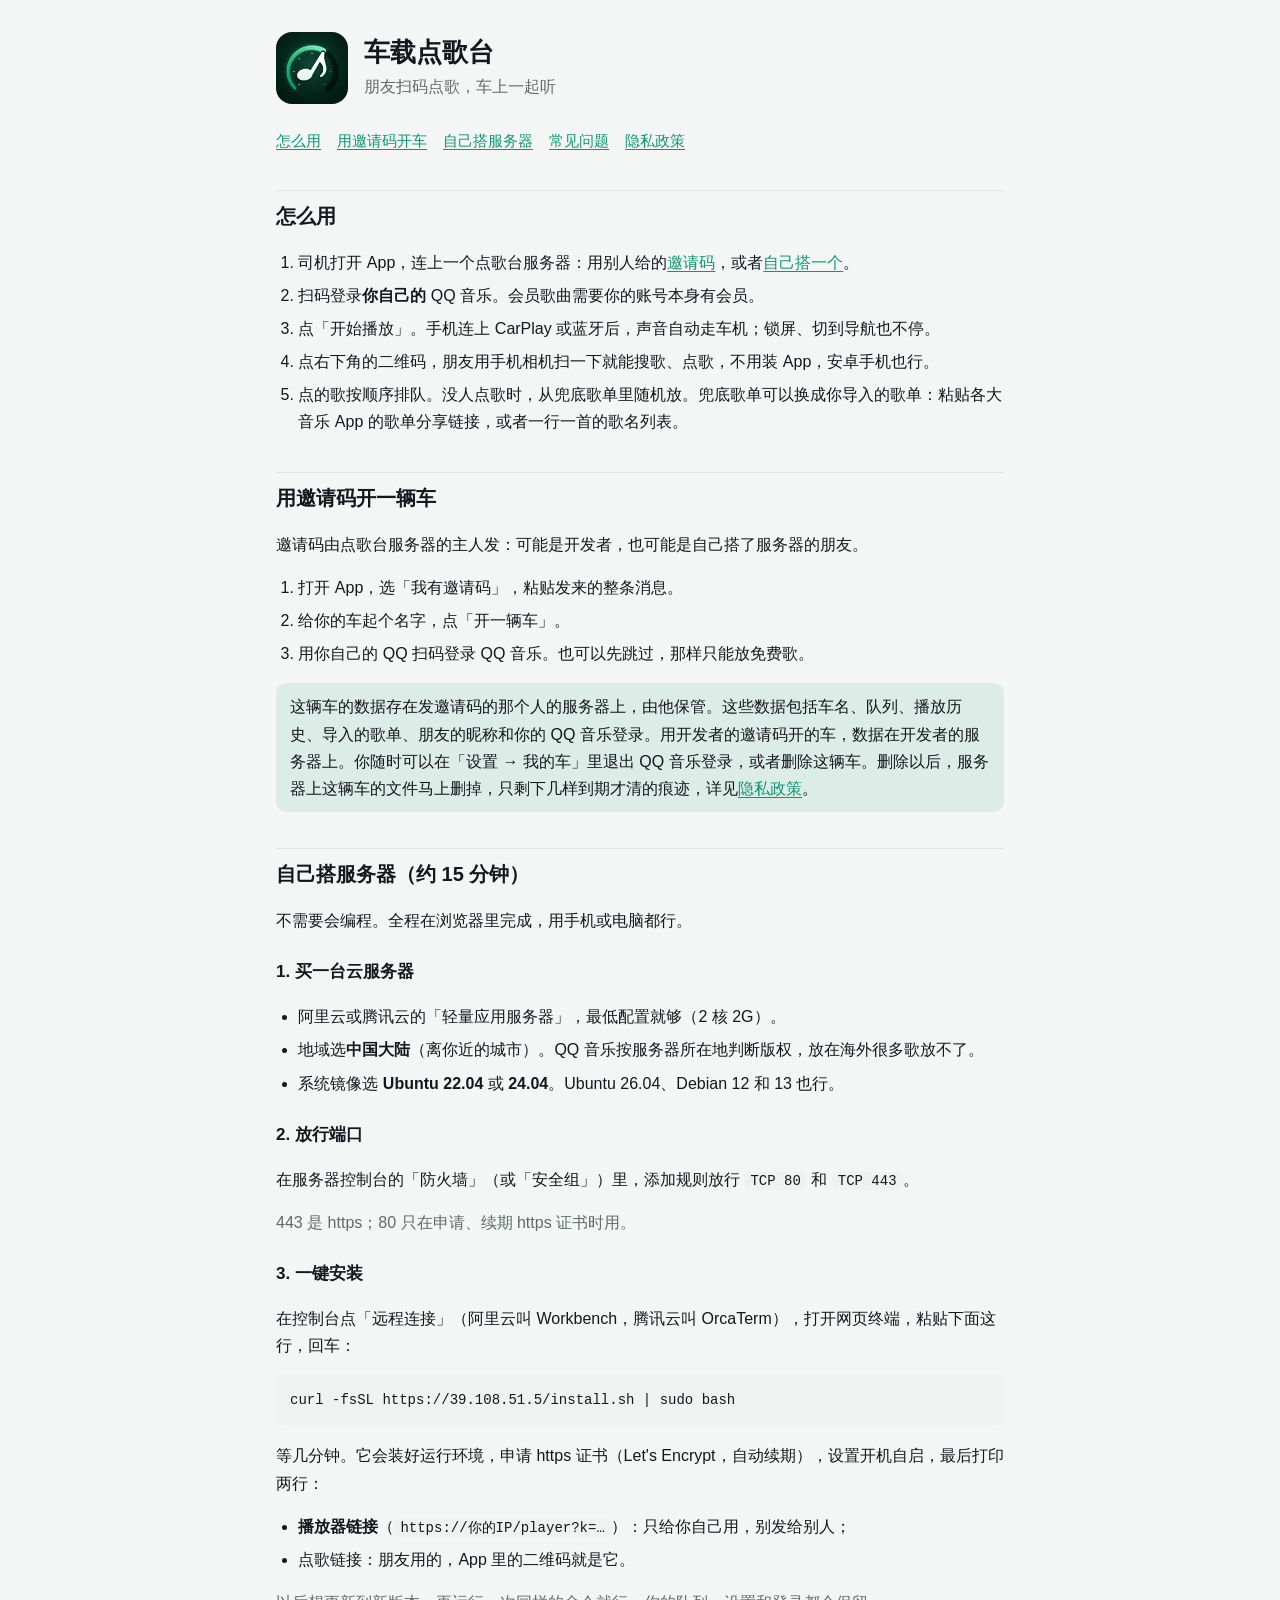
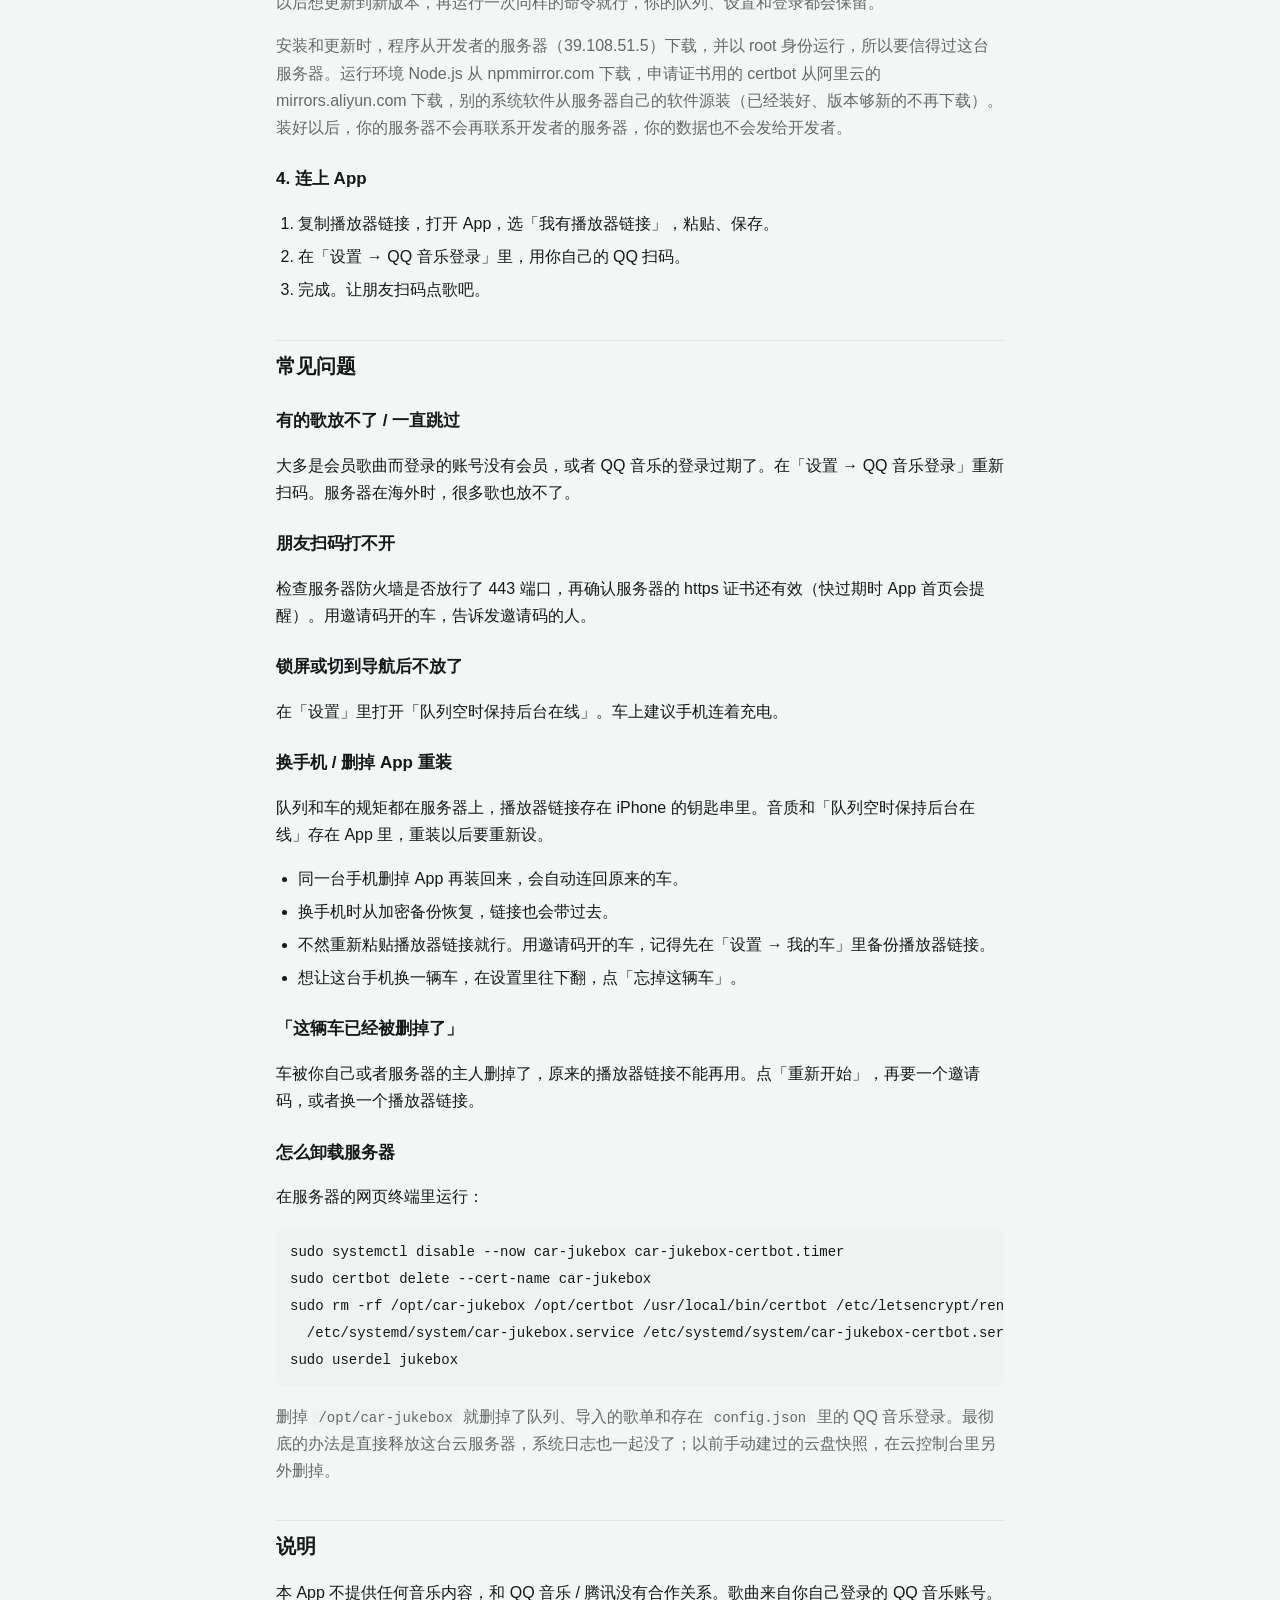
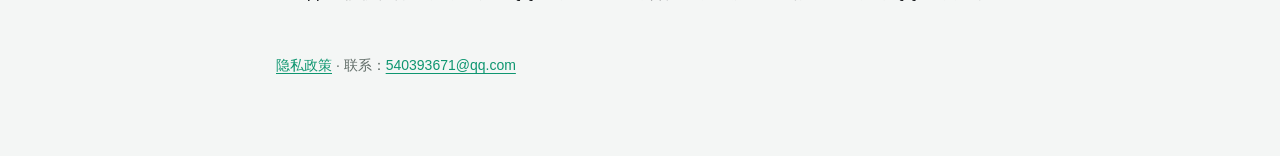
<file: index.html>
<!doctype html>
<html lang="zh-CN">
<head>
  <meta charset="utf-8">
  <meta name="viewport" content="width=device-width, initial-scale=1">
  <title>车载点歌台 · 帮助</title>
  <meta name="description" content="车载点歌台：朋友扫码点歌，司机的 iPhone 按队列播放，声音走 CarPlay。使用帮助、自己搭服务器的步骤、常见问题。">
  <link rel="icon" href="icon.png">
  <link rel="stylesheet" href="style.css">
</head>
<body>
<main>
  <header class="hero">
    <img src="icon.png" alt="">
    <div>
      <h1>车载点歌台</h1>
      <p>朋友扫码点歌，车上一起听</p>
    </div>
  </header>
  <nav class="top">
    <a href="#how">怎么用</a>
    <a href="#invite">用邀请码开车</a>
    <a href="#selfhost">自己搭服务器</a>
    <a href="#faq">常见问题</a>
    <a href="privacy.html">隐私政策</a>
  </nav>

  <h2 id="how">怎么用</h2>
  <ol>
    <li>司机打开 App，连上一个点歌台服务器：用别人给的<a href="#invite">邀请码</a>，或者<a href="#selfhost">自己搭一个</a>。</li>
    <li>扫码登录<strong>你自己的</strong> QQ 音乐。会员歌曲需要你的账号本身有会员。</li>
    <li>点「开始播放」。手机连上 CarPlay 或蓝牙后，声音自动走车机；锁屏、切到导航也不停。</li>
    <li>点右下角的二维码，朋友用手机相机扫一下就能搜歌、点歌，不用装 App，安卓手机也行。</li>
    <li>点的歌按顺序排队。没人点歌时，从兜底歌单里随机放。兜底歌单可以换成你导入的歌单：粘贴各大音乐 App 的歌单分享链接，或者一行一首的歌名列表。</li>
  </ol>

  <h2 id="invite">用邀请码开一辆车</h2>
  <p>邀请码由点歌台服务器的主人发：可能是开发者，也可能是自己搭了服务器的朋友。</p>
  <ol>
    <li>打开 App，选「我有邀请码」，粘贴发来的整条消息。</li>
    <li>给你的车起个名字，点「开一辆车」。</li>
    <li>用你自己的 QQ 扫码登录 QQ 音乐。也可以先跳过，那样只能放免费歌。</li>
  </ol>
  <p class="note">这辆车的数据存在发邀请码的那个人的服务器上，由他保管。这些数据包括车名、队列、播放历史、导入的歌单、朋友的昵称和你的 QQ 音乐登录。用开发者的邀请码开的车，数据在开发者的服务器上。你随时可以在「设置 → 我的车」里退出 QQ 音乐登录，或者删除这辆车。删除以后，服务器上这辆车的文件马上删掉，只剩下几样到期才清的痕迹，详见<a href="privacy.html#delete">隐私政策</a>。</p>

  <h2 id="selfhost">自己搭服务器（约 15 分钟）</h2>
  <p>不需要会编程。全程在浏览器里完成，用手机或电脑都行。</p>

  <h3>1. 买一台云服务器</h3>
  <ul>
    <li>阿里云或腾讯云的「轻量应用服务器」，最低配置就够（2 核 2G）。</li>
    <li>地域选<strong>中国大陆</strong>（离你近的城市）。QQ 音乐按服务器所在地判断版权，放在海外很多歌放不了。</li>
    <li>系统镜像选 <strong>Ubuntu 22.04</strong> 或 <strong>24.04</strong>。Ubuntu 26.04、Debian 12 和 13 也行。</li>
  </ul>

  <h3>2. 放行端口</h3>
  <p>在服务器控制台的「防火墙」（或「安全组」）里，添加规则放行 <code>TCP 80</code> 和 <code>TCP 443</code>。</p>
  <p class="muted">443 是 https；80 只在申请、续期 https 证书时用。</p>

  <h3>3. 一键安装</h3>
  <p>在控制台点「远程连接」（阿里云叫 Workbench，腾讯云叫 OrcaTerm），打开网页终端，粘贴下面这行，回车：</p>
  <pre><code>curl -fsSL https://39.108.51.5/install.sh | sudo bash</code></pre>
  <p>等几分钟。它会装好运行环境，申请 https 证书（Let's Encrypt，自动续期），设置开机自启，最后打印两行：</p>
  <ul>
    <li><strong>播放器链接</strong>（<code>https://你的IP/player?k=…</code>）：只给你自己用，别发给别人；</li>
    <li>点歌链接：朋友用的，App 里的二维码就是它。</li>
  </ul>
  <p class="muted">以后想更新到新版本，再运行一次同样的命令就行，你的队列、设置和登录都会保留。</p>
  <p class="muted">安装和更新时，程序从开发者的服务器（39.108.51.5）下载，并以 root 身份运行，所以要信得过这台服务器。运行环境 Node.js 从 npmmirror.com 下载，申请证书用的 certbot 从阿里云的 mirrors.aliyun.com 下载，别的系统软件从服务器自己的软件源装（已经装好、版本够新的不再下载）。装好以后，你的服务器不会再联系开发者的服务器，你的数据也不会发给开发者。</p>

  <h3>4. 连上 App</h3>
  <ol>
    <li>复制播放器链接，打开 App，选「我有播放器链接」，粘贴、保存。</li>
    <li>在「设置 → QQ 音乐登录」里，用你自己的 QQ 扫码。</li>
    <li>完成。让朋友扫码点歌吧。</li>
  </ol>

  <h2 id="faq">常见问题</h2>
  <h3>有的歌放不了 / 一直跳过</h3>
  <p>大多是会员歌曲而登录的账号没有会员，或者 QQ 音乐的登录过期了。在「设置 → QQ 音乐登录」重新扫码。服务器在海外时，很多歌也放不了。</p>
  <h3>朋友扫码打不开</h3>
  <p>检查服务器防火墙是否放行了 443 端口，再确认服务器的 https 证书还有效（快过期时 App 首页会提醒）。用邀请码开的车，告诉发邀请码的人。</p>
  <h3>锁屏或切到导航后不放了</h3>
  <p>在「设置」里打开「队列空时保持后台在线」。车上建议手机连着充电。</p>
  <h3>换手机 / 删掉 App 重装</h3>
  <p>队列和车的规矩都在服务器上，播放器链接存在 iPhone 的钥匙串里。音质和「队列空时保持后台在线」存在 App 里，重装以后要重新设。</p>
  <ul>
    <li>同一台手机删掉 App 再装回来，会自动连回原来的车。</li>
    <li>换手机时从加密备份恢复，链接也会带过去。</li>
    <li>不然重新粘贴播放器链接就行。用邀请码开的车，记得先在「设置 → 我的车」里备份播放器链接。</li>
    <li>想让这台手机换一辆车，在设置里往下翻，点「忘掉这辆车」。</li>
  </ul>
  <h3>「这辆车已经被删掉了」</h3>
  <p>车被你自己或者服务器的主人删掉了，原来的播放器链接不能再用。点「重新开始」，再要一个邀请码，或者换一个播放器链接。</p>
  <h3 id="uninstall">怎么卸载服务器</h3>
  <p>在服务器的网页终端里运行：</p>
  <pre><code>sudo systemctl disable --now car-jukebox car-jukebox-certbot.timer
sudo certbot delete --cert-name car-jukebox
sudo rm -rf /opt/car-jukebox /opt/certbot /usr/local/bin/certbot /etc/letsencrypt/renewal-hooks/deploy/car-jukebox \
  /etc/systemd/system/car-jukebox.service /etc/systemd/system/car-jukebox-certbot.service /etc/systemd/system/car-jukebox-certbot.timer
sudo userdel jukebox</code></pre>
  <p class="muted">删掉 <code>/opt/car-jukebox</code> 就删掉了队列、导入的歌单和存在 <code>config.json</code> 里的 QQ 音乐登录。最彻底的办法是直接释放这台云服务器，系统日志也一起没了；以前手动建过的云盘快照，在云控制台里另外删掉。</p>

  <h2>说明</h2>
  <p>本 App 不提供任何音乐内容，和 QQ 音乐 / 腾讯没有合作关系。歌曲来自你自己登录的 QQ 音乐账号。</p>

  <footer>
    <p><a href="privacy.html">隐私政策</a> · 联系：<a href="mailto:540393671@qq.com">540393671@qq.com</a></p>
  </footer>
</main>
</body>
</html>
</file>
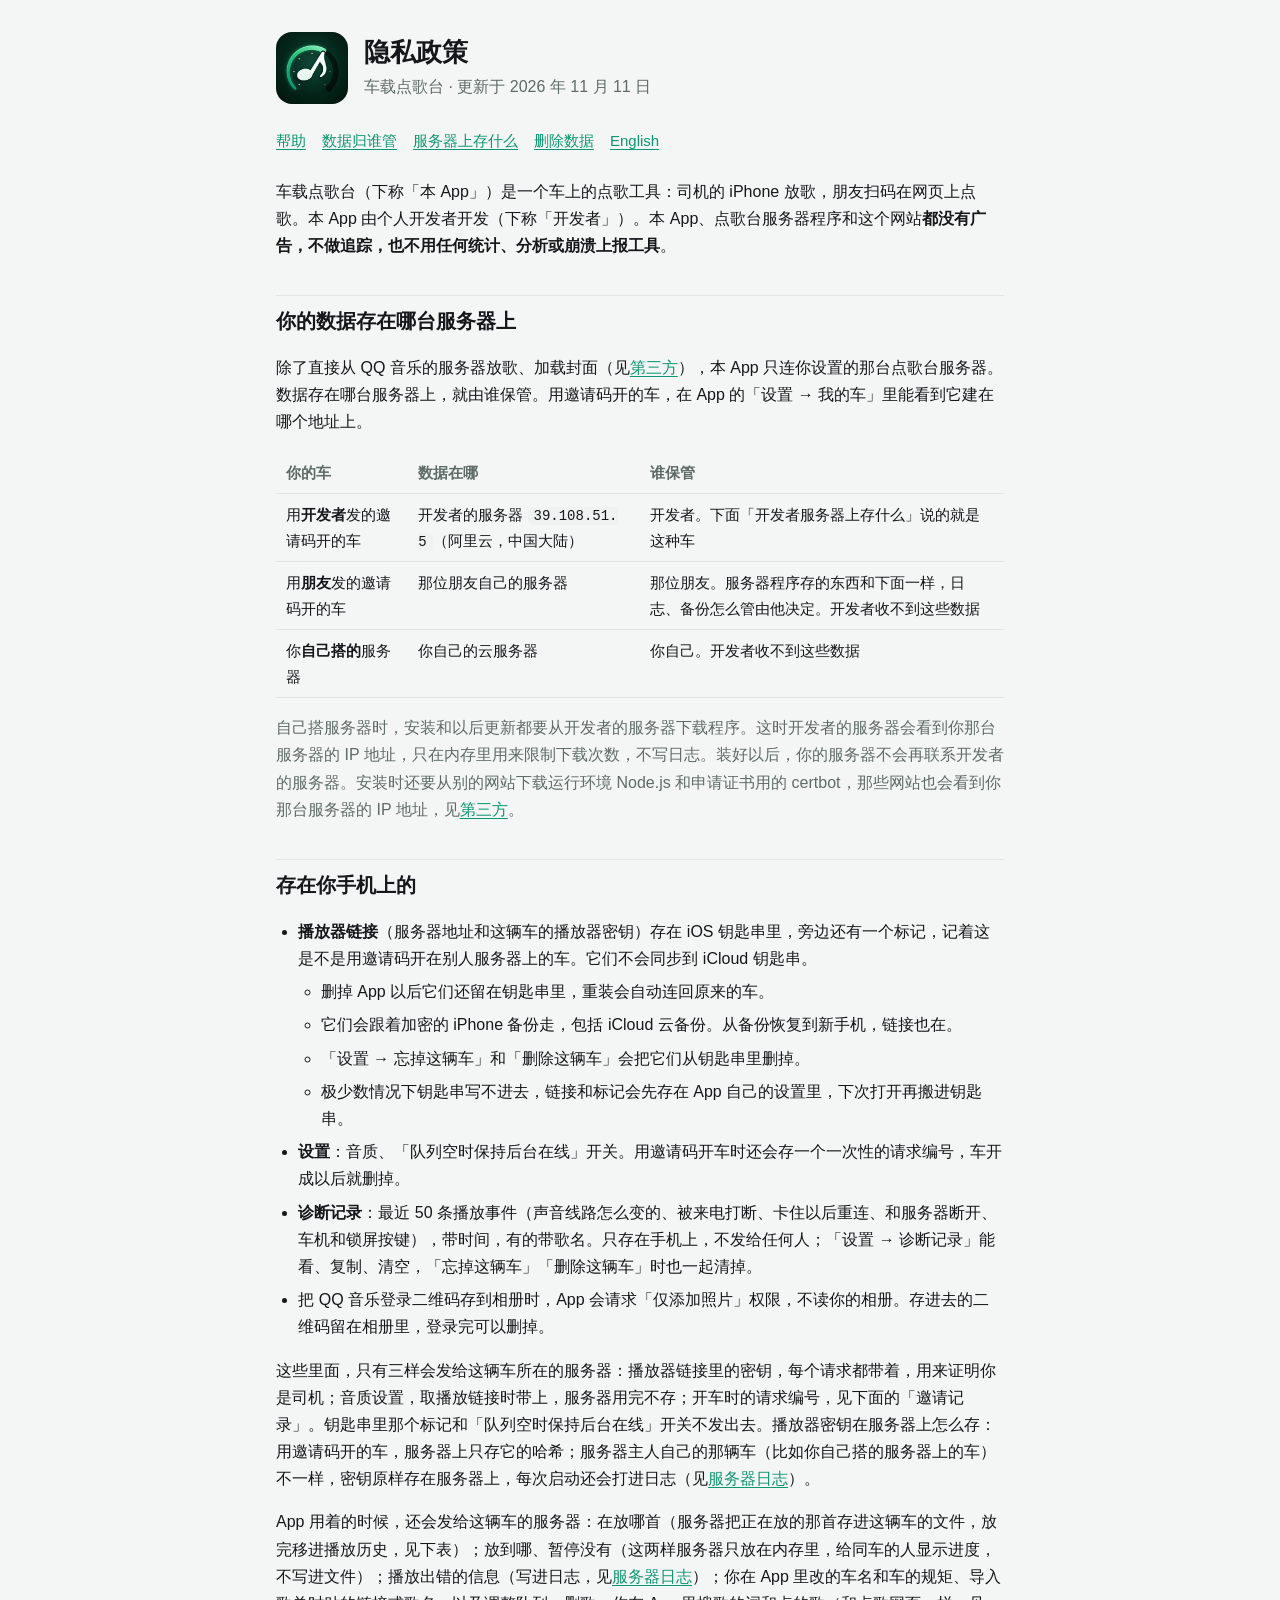
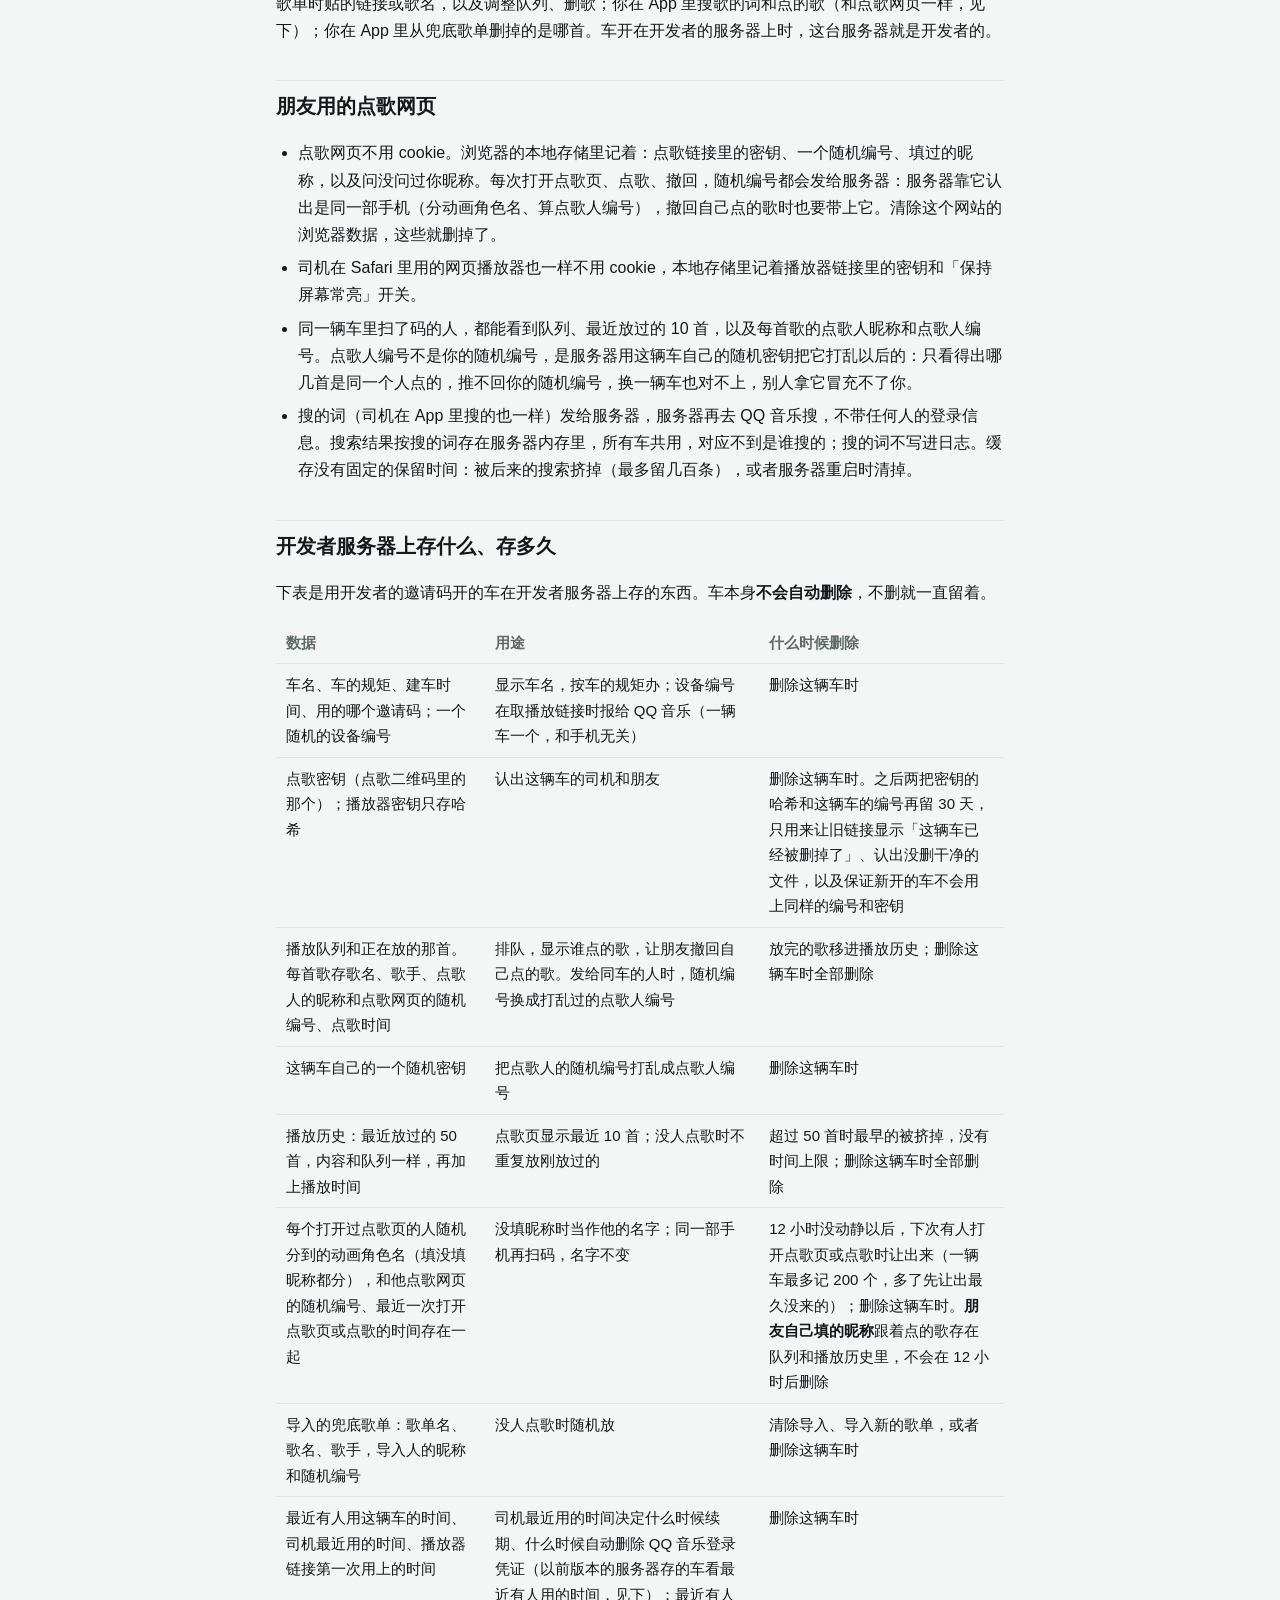
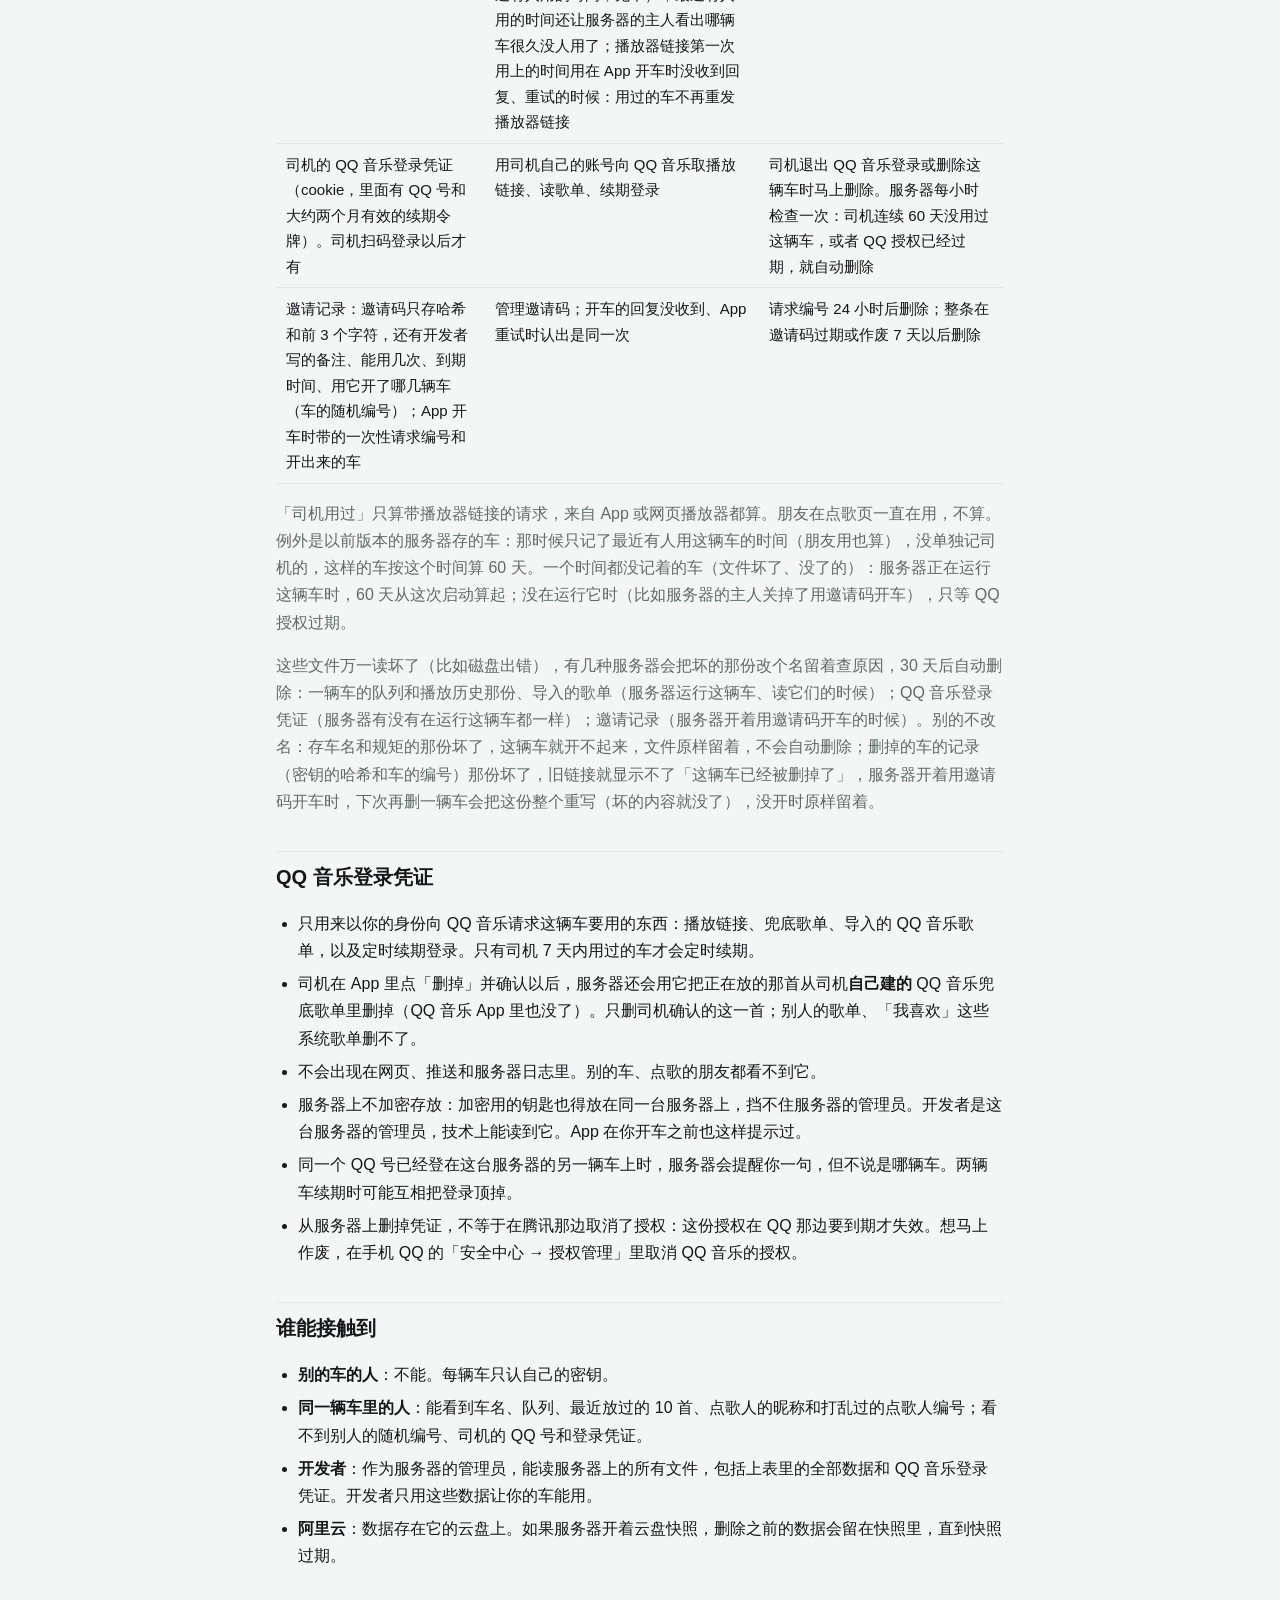
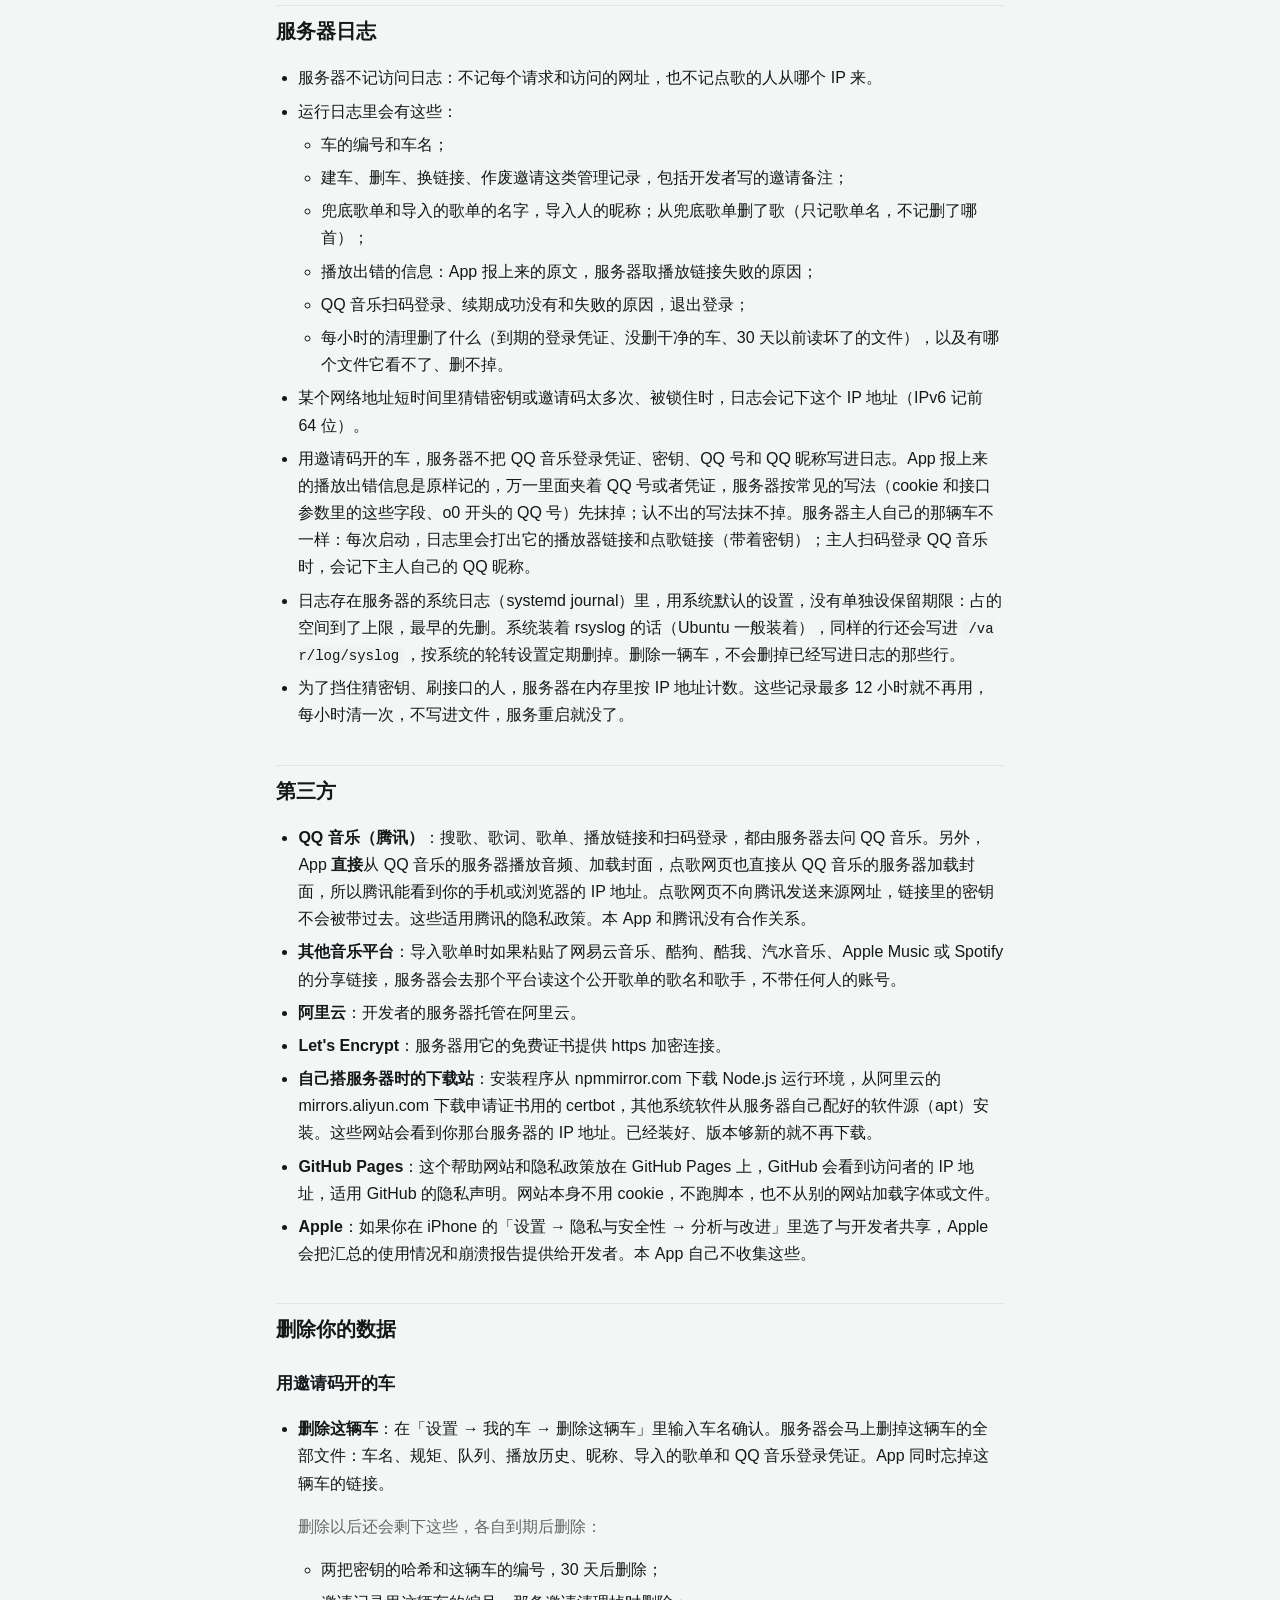
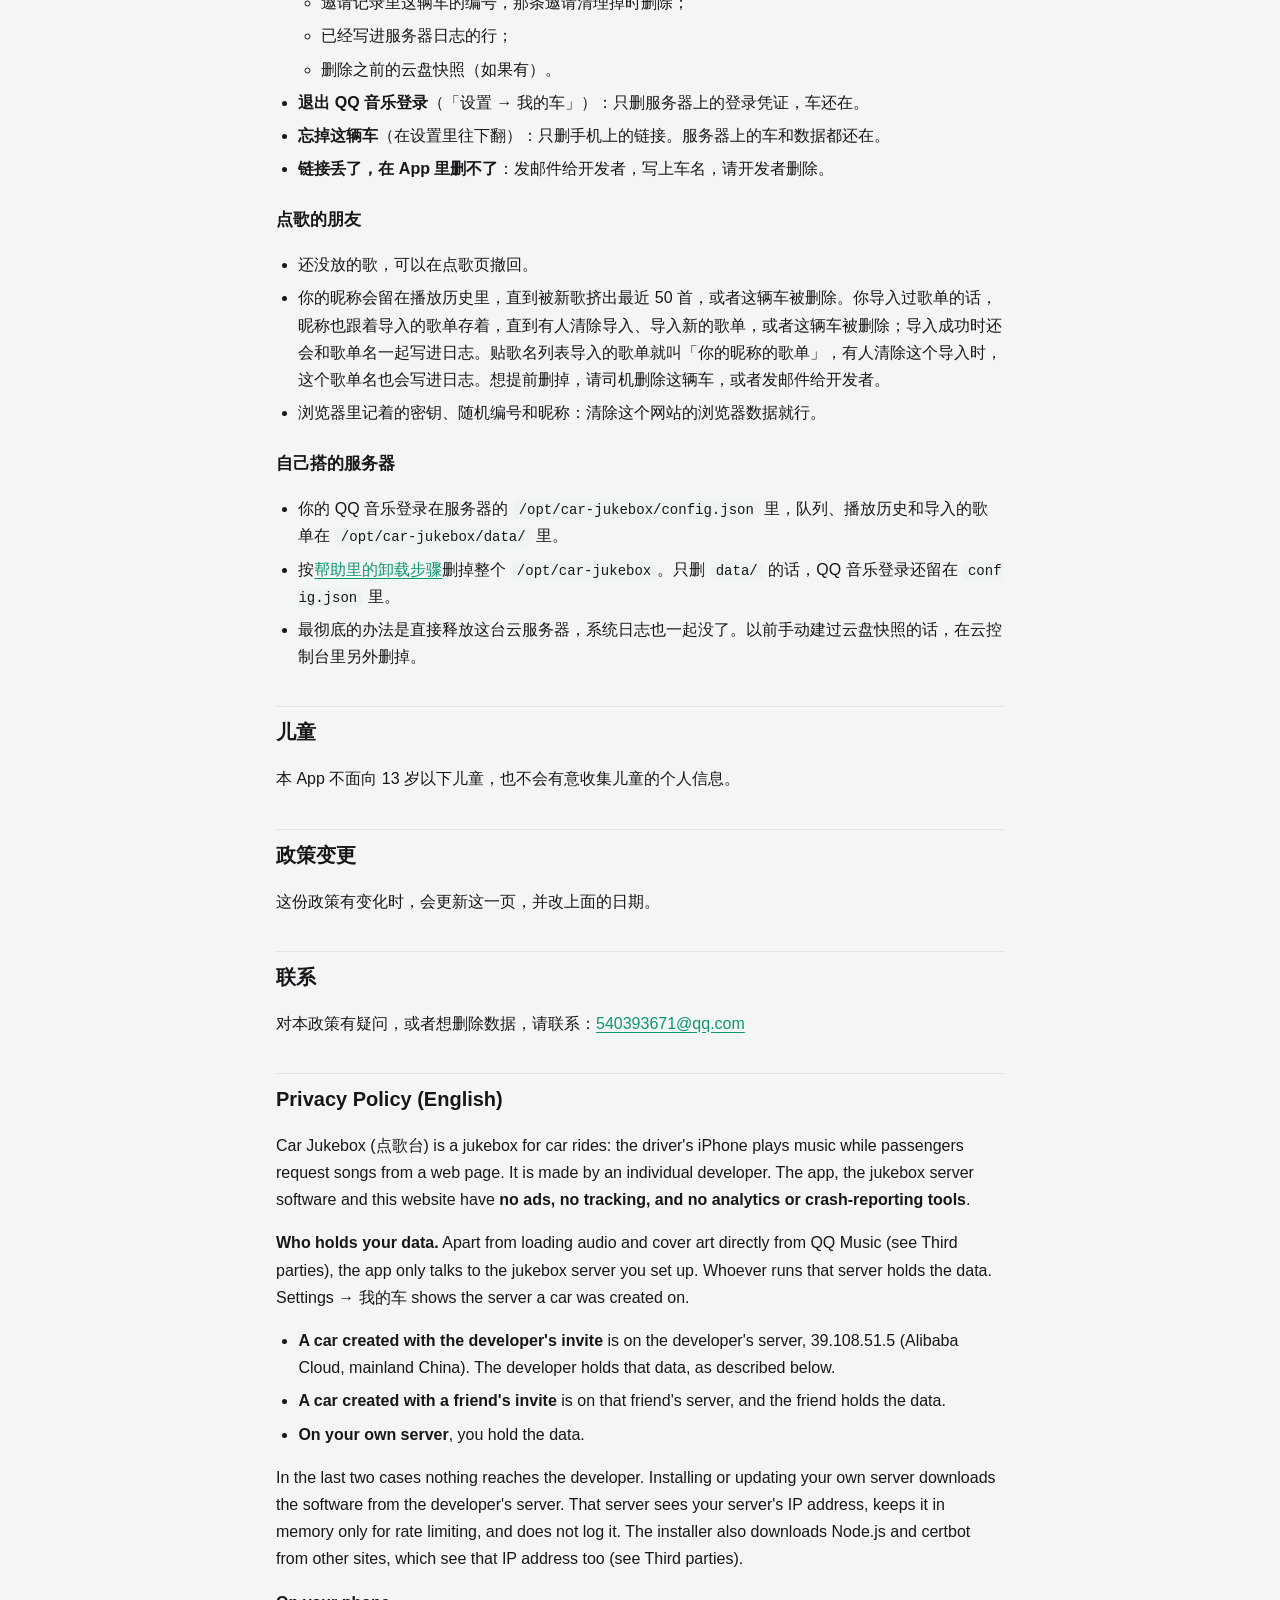
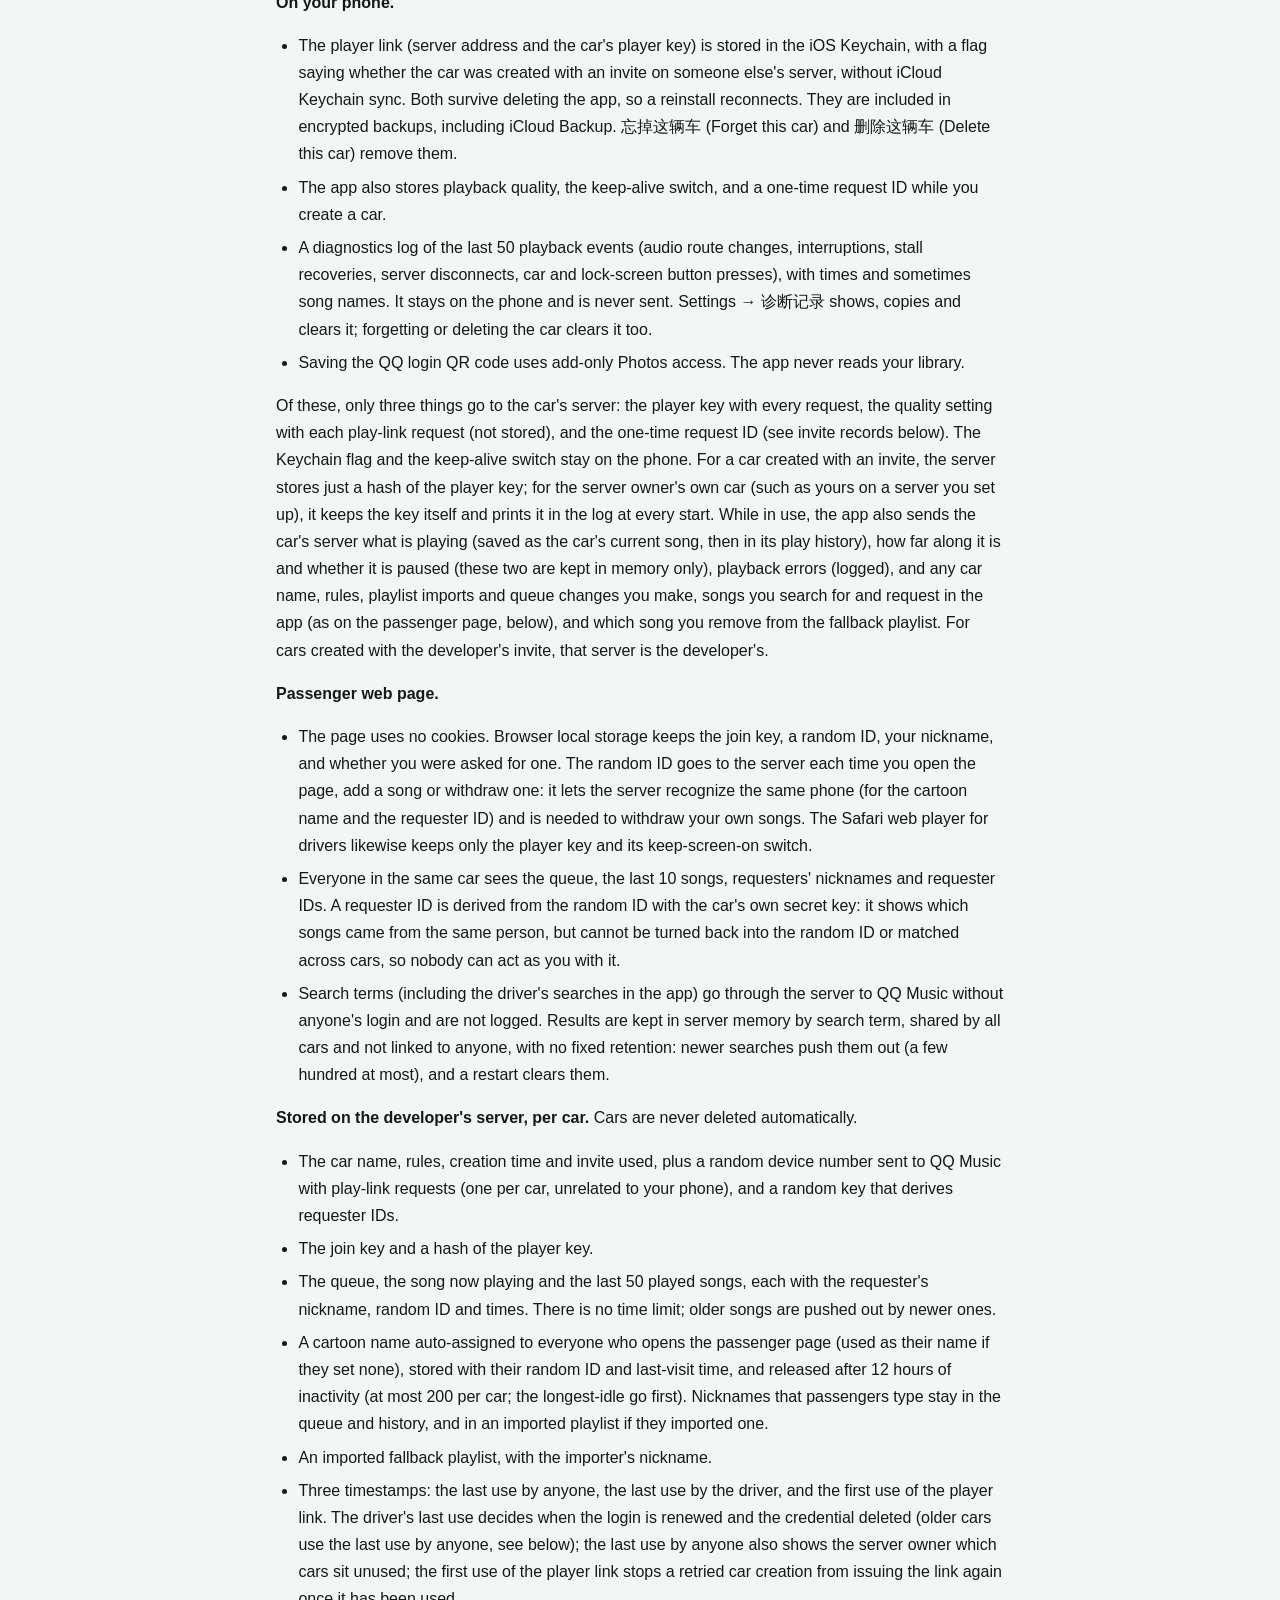
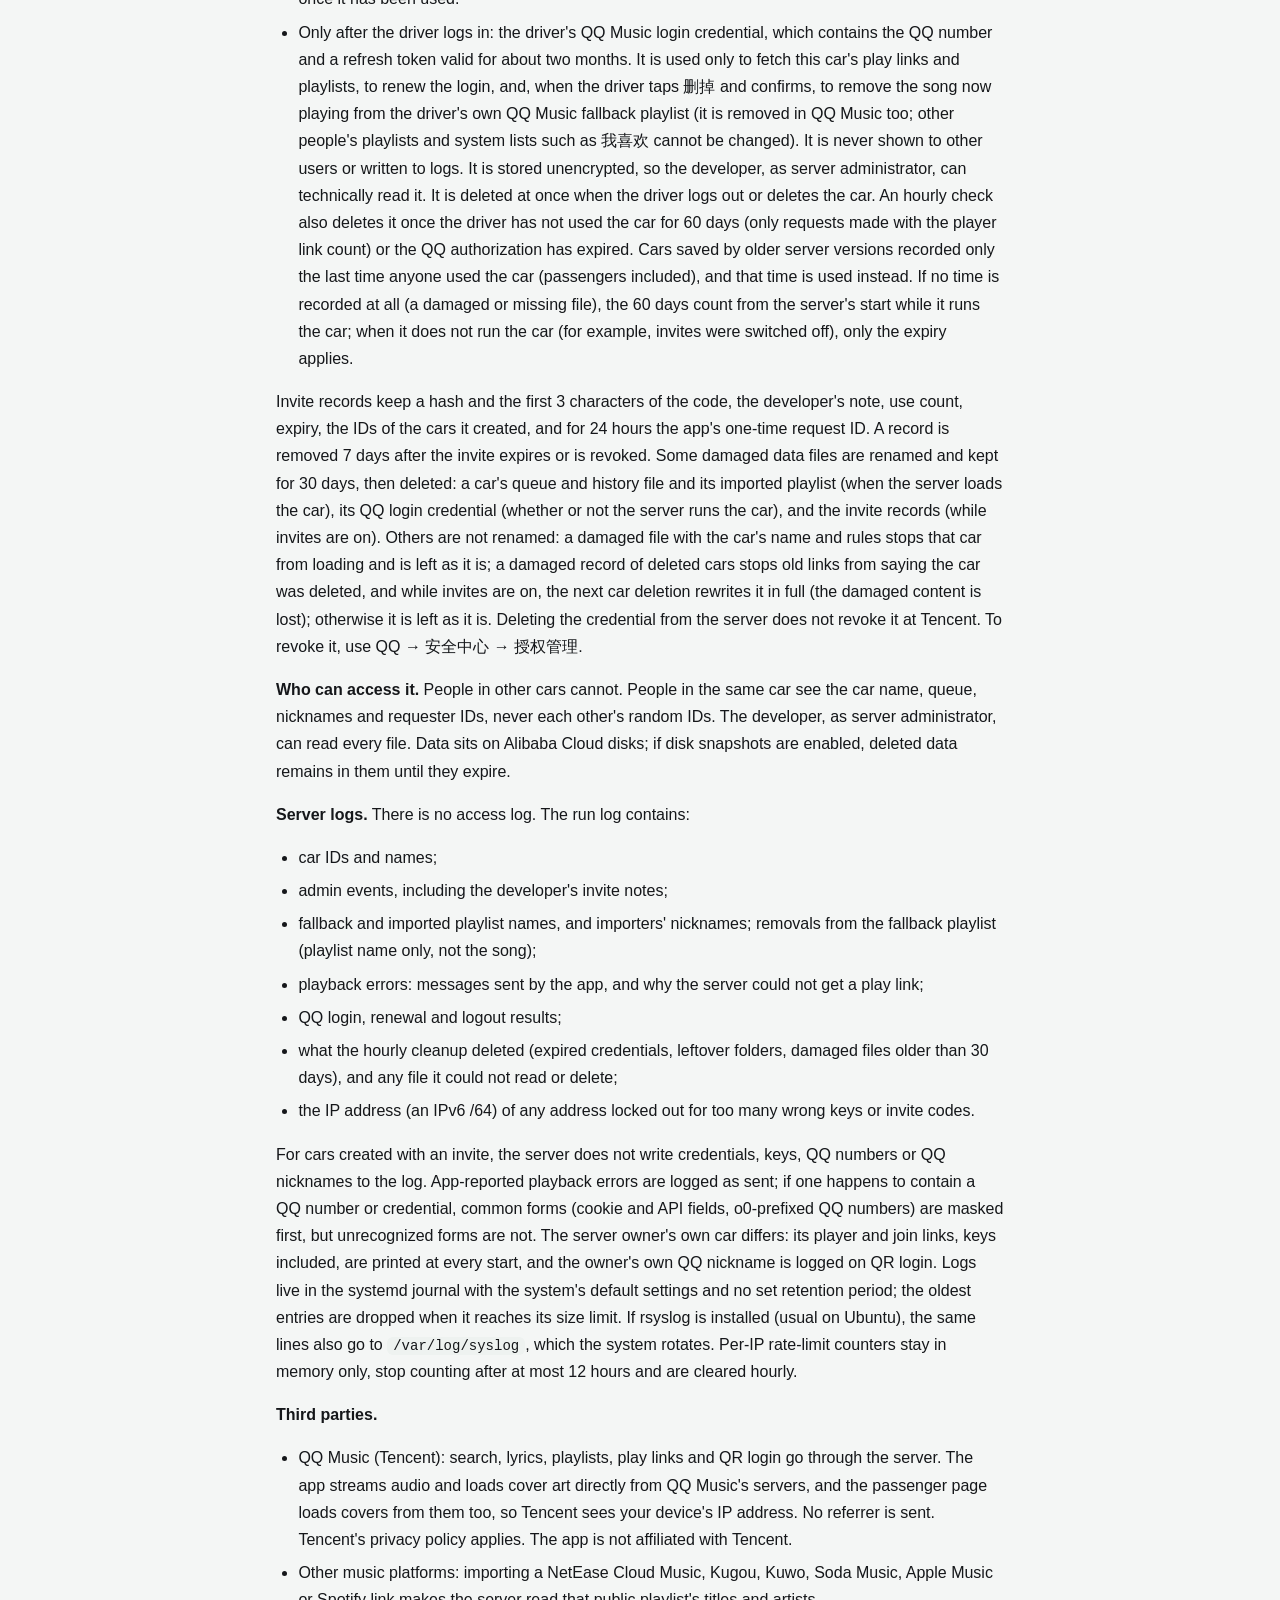
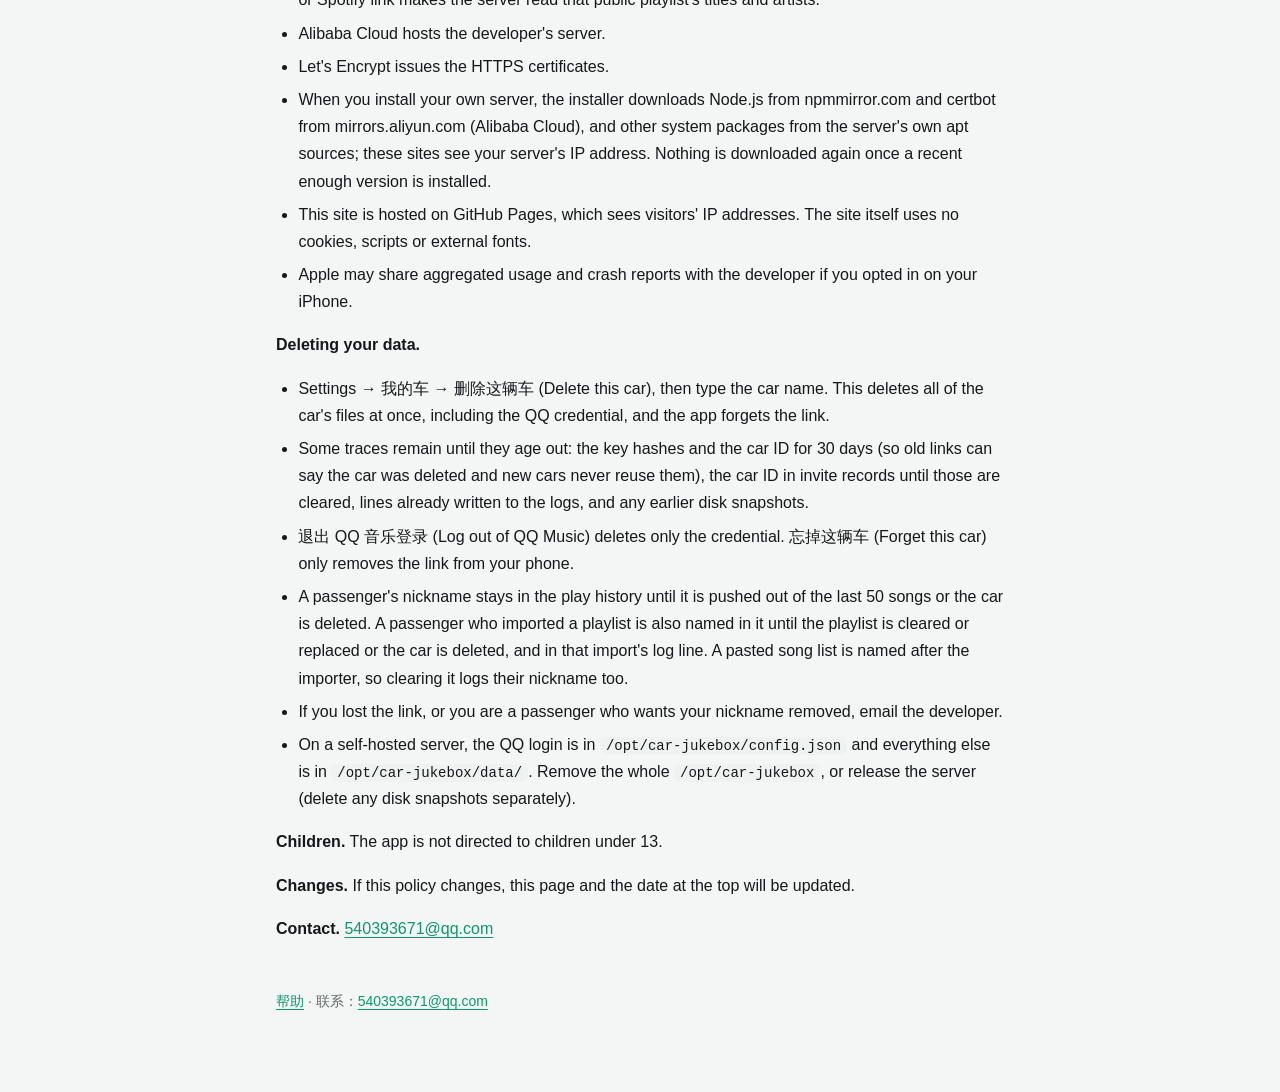
<file: privacy.html>
<!doctype html>
<html lang="zh-CN">
<head>
  <meta charset="utf-8">
  <meta name="viewport" content="width=device-width, initial-scale=1">
  <title>车载点歌台 · 隐私政策</title>
  <link rel="icon" href="icon.png">
  <link rel="stylesheet" href="style.css">
</head>
<body>
<main>
  <header class="hero">
    <img src="icon.png" alt="">
    <div>
      <h1>隐私政策</h1>
      <p>车载点歌台 · 更新于 2026 年 11 月 11 日</p>
    </div>
  </header>
  <nav class="top">
    <a href="./">帮助</a>
    <a href="#who">数据归谁管</a>
    <a href="#server">服务器上存什么</a>
    <a href="#delete">删除数据</a>
    <a href="#en">English</a>
  </nav>

  <p>车载点歌台（下称「本 App」）是一个车上的点歌工具：司机的 iPhone 放歌，朋友扫码在网页上点歌。本 App 由个人开发者开发（下称「开发者」）。本 App、点歌台服务器程序和这个网站<strong>都没有广告，不做追踪，也不用任何统计、分析或崩溃上报工具</strong>。</p>

  <h2 id="who">你的数据存在哪台服务器上</h2>
  <p>除了直接从 QQ 音乐的服务器放歌、加载封面（见<a href="#third">第三方</a>），本 App 只连你设置的那台点歌台服务器。数据存在哪台服务器上，就由谁保管。用邀请码开的车，在 App 的「设置 → 我的车」里能看到它建在哪个地址上。</p>
  <table>
    <tr><th>你的车</th><th>数据在哪</th><th>谁保管</th></tr>
    <tr><td>用<strong>开发者</strong>发的邀请码开的车</td><td>开发者的服务器 <code>39.108.51.5</code>（阿里云，中国大陆）</td><td>开发者。下面「开发者服务器上存什么」说的就是这种车</td></tr>
    <tr><td>用<strong>朋友</strong>发的邀请码开的车</td><td>那位朋友自己的服务器</td><td>那位朋友。服务器程序存的东西和下面一样，日志、备份怎么管由他决定。开发者收不到这些数据</td></tr>
    <tr><td>你<strong>自己搭的</strong>服务器</td><td>你自己的云服务器</td><td>你自己。开发者收不到这些数据</td></tr>
  </table>
  <p class="muted">自己搭服务器时，安装和以后更新都要从开发者的服务器下载程序。这时开发者的服务器会看到你那台服务器的 IP 地址，只在内存里用来限制下载次数，不写日志。装好以后，你的服务器不会再联系开发者的服务器。安装时还要从别的网站下载运行环境 Node.js 和申请证书用的 certbot，那些网站也会看到你那台服务器的 IP 地址，见<a href="#third">第三方</a>。</p>

  <h2 id="phone">存在你手机上的</h2>
  <ul>
    <li><strong>播放器链接</strong>（服务器地址和这辆车的播放器密钥）存在 iOS 钥匙串里，旁边还有一个标记，记着这是不是用邀请码开在别人服务器上的车。它们不会同步到 iCloud 钥匙串。
      <ul>
        <li>删掉 App 以后它们还留在钥匙串里，重装会自动连回原来的车。</li>
        <li>它们会跟着加密的 iPhone 备份走，包括 iCloud 云备份。从备份恢复到新手机，链接也在。</li>
        <li>「设置 → 忘掉这辆车」和「删除这辆车」会把它们从钥匙串里删掉。</li>
        <li>极少数情况下钥匙串写不进去，链接和标记会先存在 App 自己的设置里，下次打开再搬进钥匙串。</li>
      </ul>
    </li>
    <li><strong>设置</strong>：音质、「队列空时保持后台在线」开关。用邀请码开车时还会存一个一次性的请求编号，车开成以后就删掉。</li>
    <li><strong>诊断记录</strong>：最近 50 条播放事件（声音线路怎么变的、被来电打断、卡住以后重连、和服务器断开、车机和锁屏按键），带时间，有的带歌名。只存在手机上，不发给任何人；「设置 → 诊断记录」能看、复制、清空，「忘掉这辆车」「删除这辆车」时也一起清掉。</li>
    <li>把 QQ 音乐登录二维码存到相册时，App 会请求「仅添加照片」权限，不读你的相册。存进去的二维码留在相册里，登录完可以删掉。</li>
  </ul>
  <p>这些里面，只有三样会发给这辆车所在的服务器：播放器链接里的密钥，每个请求都带着，用来证明你是司机；音质设置，取播放链接时带上，服务器用完不存；开车时的请求编号，见下面的「邀请记录」。钥匙串里那个标记和「队列空时保持后台在线」开关不发出去。播放器密钥在服务器上怎么存：用邀请码开的车，服务器上只存它的哈希；服务器主人自己的那辆车（比如你自己搭的服务器上的车）不一样，密钥原样存在服务器上，每次启动还会打进日志（见<a href="#logs">服务器日志</a>）。</p>
  <p>App 用着的时候，还会发给这辆车的服务器：在放哪首（服务器把正在放的那首存进这辆车的文件，放完移进播放历史，见下表）；放到哪、暂停没有（这两样服务器只放在内存里，给同车的人显示进度，不写进文件）；播放出错的信息（写进日志，见<a href="#logs">服务器日志</a>）；你在 App 里改的车名和车的规矩、导入歌单时贴的链接或歌名，以及调整队列、删歌；你在 App 里搜歌的词和点的歌（和点歌网页一样，见下）；你在 App 里从兜底歌单删掉的是哪首。车开在开发者的服务器上时，这台服务器就是开发者的。</p>

  <h2 id="web">朋友用的点歌网页</h2>
  <ul>
    <li>点歌网页不用 cookie。浏览器的本地存储里记着：点歌链接里的密钥、一个随机编号、填过的昵称，以及问没问过你昵称。每次打开点歌页、点歌、撤回，随机编号都会发给服务器：服务器靠它认出是同一部手机（分动画角色名、算点歌人编号），撤回自己点的歌时也要带上它。清除这个网站的浏览器数据，这些就删掉了。</li>
    <li>司机在 Safari 里用的网页播放器也一样不用 cookie，本地存储里记着播放器链接里的密钥和「保持屏幕常亮」开关。</li>
    <li>同一辆车里扫了码的人，都能看到队列、最近放过的 10 首，以及每首歌的点歌人昵称和点歌人编号。点歌人编号不是你的随机编号，是服务器用这辆车自己的随机密钥把它打乱以后的：只看得出哪几首是同一个人点的，推不回你的随机编号，换一辆车也对不上，别人拿它冒充不了你。</li>
    <li>搜的词（司机在 App 里搜的也一样）发给服务器，服务器再去 QQ 音乐搜，不带任何人的登录信息。搜索结果按搜的词存在服务器内存里，所有车共用，对应不到是谁搜的；搜的词不写进日志。缓存没有固定的保留时间：被后来的搜索挤掉（最多留几百条），或者服务器重启时清掉。</li>
  </ul>

  <h2 id="server">开发者服务器上存什么、存多久</h2>
  <p>下表是用开发者的邀请码开的车在开发者服务器上存的东西。车本身<strong>不会自动删除</strong>，不删就一直留着。</p>
  <table>
    <tr><th>数据</th><th>用途</th><th>什么时候删除</th></tr>
    <tr><td>车名、车的规矩、建车时间、用的哪个邀请码；一个随机的设备编号</td><td>显示车名，按车的规矩办；设备编号在取播放链接时报给 QQ 音乐（一辆车一个，和手机无关）</td><td>删除这辆车时</td></tr>
    <tr><td>点歌密钥（点歌二维码里的那个）；播放器密钥只存哈希</td><td>认出这辆车的司机和朋友</td><td>删除这辆车时。之后两把密钥的哈希和这辆车的编号再留 30 天，只用来让旧链接显示「这辆车已经被删掉了」、认出没删干净的文件，以及保证新开的车不会用上同样的编号和密钥</td></tr>
    <tr><td>播放队列和正在放的那首。每首歌存歌名、歌手、点歌人的昵称和点歌网页的随机编号、点歌时间</td><td>排队，显示谁点的歌，让朋友撤回自己点的歌。发给同车的人时，随机编号换成打乱过的点歌人编号</td><td>放完的歌移进播放历史；删除这辆车时全部删除</td></tr>
    <tr><td>这辆车自己的一个随机密钥</td><td>把点歌人的随机编号打乱成点歌人编号</td><td>删除这辆车时</td></tr>
    <tr><td>播放历史：最近放过的 50 首，内容和队列一样，再加上播放时间</td><td>点歌页显示最近 10 首；没人点歌时不重复放刚放过的</td><td>超过 50 首时最早的被挤掉，没有时间上限；删除这辆车时全部删除</td></tr>
    <tr><td>每个打开过点歌页的人随机分到的动画角色名（填没填昵称都分），和他点歌网页的随机编号、最近一次打开点歌页或点歌的时间存在一起</td><td>没填昵称时当作他的名字；同一部手机再扫码，名字不变</td><td>12 小时没动静以后，下次有人打开点歌页或点歌时让出来（一辆车最多记 200 个，多了先让出最久没来的）；删除这辆车时。<strong>朋友自己填的昵称</strong>跟着点的歌存在队列和播放历史里，不会在 12 小时后删除</td></tr>
    <tr><td>导入的兜底歌单：歌单名、歌名、歌手，导入人的昵称和随机编号</td><td>没人点歌时随机放</td><td>清除导入、导入新的歌单，或者删除这辆车时</td></tr>
    <tr><td>最近有人用这辆车的时间、司机最近用的时间、播放器链接第一次用上的时间</td><td>司机最近用的时间决定什么时候续期、什么时候自动删除 QQ 音乐登录凭证（以前版本的服务器存的车看最近有人用的时间，见下）；最近有人用的时间还让服务器的主人看出哪辆车很久没人用了；播放器链接第一次用上的时间用在 App 开车时没收到回复、重试的时候：用过的车不再重发播放器链接</td><td>删除这辆车时</td></tr>
    <tr><td>司机的 QQ 音乐登录凭证（cookie，里面有 QQ 号和大约两个月有效的续期令牌）。司机扫码登录以后才有</td><td>用司机自己的账号向 QQ 音乐取播放链接、读歌单、续期登录</td><td>司机退出 QQ 音乐登录或删除这辆车时马上删除。服务器每小时检查一次：司机连续 60 天没用过这辆车，或者 QQ 授权已经过期，就自动删除</td></tr>
    <tr><td>邀请记录：邀请码只存哈希和前 3 个字符，还有开发者写的备注、能用几次、到期时间、用它开了哪几辆车（车的随机编号）；App 开车时带的一次性请求编号和开出来的车</td><td>管理邀请码；开车的回复没收到、App 重试时认出是同一次</td><td>请求编号 24 小时后删除；整条在邀请码过期或作废 7 天以后删除</td></tr>
  </table>
  <p class="muted">「司机用过」只算带播放器链接的请求，来自 App 或网页播放器都算。朋友在点歌页一直在用，不算。例外是以前版本的服务器存的车：那时候只记了最近有人用这辆车的时间（朋友用也算），没单独记司机的，这样的车按这个时间算 60 天。一个时间都没记着的车（文件坏了、没了的）：服务器正在运行这辆车时，60 天从这次启动算起；没在运行它时（比如服务器的主人关掉了用邀请码开车），只等 QQ 授权过期。</p>
  <p class="muted">这些文件万一读坏了（比如磁盘出错），有几种服务器会把坏的那份改个名留着查原因，30 天后自动删除：一辆车的队列和播放历史那份、导入的歌单（服务器运行这辆车、读它们的时候）；QQ 音乐登录凭证（服务器有没有在运行这辆车都一样）；邀请记录（服务器开着用邀请码开车的时候）。别的不改名：存车名和规矩的那份坏了，这辆车就开不起来，文件原样留着，不会自动删除；删掉的车的记录（密钥的哈希和车的编号）那份坏了，旧链接就显示不了「这辆车已经被删掉了」，服务器开着用邀请码开车时，下次再删一辆车会把这份整个重写（坏的内容就没了），没开时原样留着。</p>

  <h2 id="qq">QQ 音乐登录凭证</h2>
  <ul>
    <li>只用来以你的身份向 QQ 音乐请求这辆车要用的东西：播放链接、兜底歌单、导入的 QQ 音乐歌单，以及定时续期登录。只有司机 7 天内用过的车才会定时续期。</li>
    <li>司机在 App 里点「删掉」并确认以后，服务器还会用它把正在放的那首从司机<strong>自己建的</strong> QQ 音乐兜底歌单里删掉（QQ 音乐 App 里也没了）。只删司机确认的这一首；别人的歌单、「我喜欢」这些系统歌单删不了。</li>
    <li>不会出现在网页、推送和服务器日志里。别的车、点歌的朋友都看不到它。</li>
    <li>服务器上不加密存放：加密用的钥匙也得放在同一台服务器上，挡不住服务器的管理员。开发者是这台服务器的管理员，技术上能读到它。App 在你开车之前也这样提示过。</li>
    <li>同一个 QQ 号已经登在这台服务器的另一辆车上时，服务器会提醒你一句，但不说是哪辆车。两辆车续期时可能互相把登录顶掉。</li>
    <li>从服务器上删掉凭证，不等于在腾讯那边取消了授权：这份授权在 QQ 那边要到期才失效。想马上作废，在手机 QQ 的「安全中心 → 授权管理」里取消 QQ 音乐的授权。</li>
  </ul>

  <h2 id="access">谁能接触到</h2>
  <ul>
    <li><strong>别的车的人</strong>：不能。每辆车只认自己的密钥。</li>
    <li><strong>同一辆车里的人</strong>：能看到车名、队列、最近放过的 10 首、点歌人的昵称和打乱过的点歌人编号；看不到别人的随机编号、司机的 QQ 号和登录凭证。</li>
    <li><strong>开发者</strong>：作为服务器的管理员，能读服务器上的所有文件，包括上表里的全部数据和 QQ 音乐登录凭证。开发者只用这些数据让你的车能用。</li>
    <li><strong>阿里云</strong>：数据存在它的云盘上。如果服务器开着云盘快照，删除之前的数据会留在快照里，直到快照过期。</li>
  </ul>

  <h2 id="logs">服务器日志</h2>
  <ul>
    <li>服务器不记访问日志：不记每个请求和访问的网址，也不记点歌的人从哪个 IP 来。</li>
    <li>运行日志里会有这些：
      <ul>
        <li>车的编号和车名；</li>
        <li>建车、删车、换链接、作废邀请这类管理记录，包括开发者写的邀请备注；</li>
        <li>兜底歌单和导入的歌单的名字，导入人的昵称；从兜底歌单删了歌（只记歌单名，不记删了哪首）；</li>
        <li>播放出错的信息：App 报上来的原文，服务器取播放链接失败的原因；</li>
        <li>QQ 音乐扫码登录、续期成功没有和失败的原因，退出登录；</li>
        <li>每小时的清理删了什么（到期的登录凭证、没删干净的车、30 天以前读坏了的文件），以及有哪个文件它看不了、删不掉。</li>
      </ul>
    </li>
    <li>某个网络地址短时间里猜错密钥或邀请码太多次、被锁住时，日志会记下这个 IP 地址（IPv6 记前 64 位）。</li>
    <li>用邀请码开的车，服务器不把 QQ 音乐登录凭证、密钥、QQ 号和 QQ 昵称写进日志。App 报上来的播放出错信息是原样记的，万一里面夹着 QQ 号或者凭证，服务器按常见的写法（cookie 和接口参数里的这些字段、o0 开头的 QQ 号）先抹掉；认不出的写法抹不掉。服务器主人自己的那辆车不一样：每次启动，日志里会打出它的播放器链接和点歌链接（带着密钥）；主人扫码登录 QQ 音乐时，会记下主人自己的 QQ 昵称。</li>
    <li>日志存在服务器的系统日志（systemd journal）里，用系统默认的设置，没有单独设保留期限：占的空间到了上限，最早的先删。系统装着 rsyslog 的话（Ubuntu 一般装着），同样的行还会写进 <code>/var/log/syslog</code>，按系统的轮转设置定期删掉。删除一辆车，不会删掉已经写进日志的那些行。</li>
    <li>为了挡住猜密钥、刷接口的人，服务器在内存里按 IP 地址计数。这些记录最多 12 小时就不再用，每小时清一次，不写进文件，服务重启就没了。</li>
  </ul>

  <h2 id="third">第三方</h2>
  <ul>
    <li><strong>QQ 音乐（腾讯）</strong>：搜歌、歌词、歌单、播放链接和扫码登录，都由服务器去问 QQ 音乐。另外，App <strong>直接</strong>从 QQ 音乐的服务器播放音频、加载封面，点歌网页也直接从 QQ 音乐的服务器加载封面，所以腾讯能看到你的手机或浏览器的 IP 地址。点歌网页不向腾讯发送来源网址，链接里的密钥不会被带过去。这些适用腾讯的隐私政策。本 App 和腾讯没有合作关系。</li>
    <li><strong>其他音乐平台</strong>：导入歌单时如果粘贴了网易云音乐、酷狗、酷我、汽水音乐、Apple Music 或 Spotify 的分享链接，服务器会去那个平台读这个公开歌单的歌名和歌手，不带任何人的账号。</li>
    <li><strong>阿里云</strong>：开发者的服务器托管在阿里云。</li>
    <li><strong>Let's Encrypt</strong>：服务器用它的免费证书提供 https 加密连接。</li>
    <li><strong>自己搭服务器时的下载站</strong>：安装程序从 npmmirror.com 下载 Node.js 运行环境，从阿里云的 mirrors.aliyun.com 下载申请证书用的 certbot，其他系统软件从服务器自己配好的软件源（apt）安装。这些网站会看到你那台服务器的 IP 地址。已经装好、版本够新的就不再下载。</li>
    <li><strong>GitHub Pages</strong>：这个帮助网站和隐私政策放在 GitHub Pages 上，GitHub 会看到访问者的 IP 地址，适用 GitHub 的隐私声明。网站本身不用 cookie，不跑脚本，也不从别的网站加载字体或文件。</li>
    <li><strong>Apple</strong>：如果你在 iPhone 的「设置 → 隐私与安全性 → 分析与改进」里选了与开发者共享，Apple 会把汇总的使用情况和崩溃报告提供给开发者。本 App 自己不收集这些。</li>
  </ul>

  <h2 id="delete">删除你的数据</h2>
  <h3>用邀请码开的车</h3>
  <ul>
    <li><strong>删除这辆车</strong>：在「设置 → 我的车 → 删除这辆车」里输入车名确认。服务器会马上删掉这辆车的全部文件：车名、规矩、队列、播放历史、昵称、导入的歌单和 QQ 音乐登录凭证。App 同时忘掉这辆车的链接。
      <p class="muted">删除以后还会剩下这些，各自到期后删除：</p>
      <ul>
        <li>两把密钥的哈希和这辆车的编号，30 天后删除；</li>
        <li>邀请记录里这辆车的编号，那条邀请清理掉时删除；</li>
        <li>已经写进服务器日志的行；</li>
        <li>删除之前的云盘快照（如果有）。</li>
      </ul>
    </li>
    <li><strong>退出 QQ 音乐登录</strong>（「设置 → 我的车」）：只删服务器上的登录凭证，车还在。</li>
    <li><strong>忘掉这辆车</strong>（在设置里往下翻）：只删手机上的链接。服务器上的车和数据都还在。</li>
    <li><strong>链接丢了，在 App 里删不了</strong>：发邮件给开发者，写上车名，请开发者删除。</li>
  </ul>
  <h3>点歌的朋友</h3>
  <ul>
    <li>还没放的歌，可以在点歌页撤回。</li>
    <li>你的昵称会留在播放历史里，直到被新歌挤出最近 50 首，或者这辆车被删除。你导入过歌单的话，昵称也跟着导入的歌单存着，直到有人清除导入、导入新的歌单，或者这辆车被删除；导入成功时还会和歌单名一起写进日志。贴歌名列表导入的歌单就叫「你的昵称的歌单」，有人清除这个导入时，这个歌单名也会写进日志。想提前删掉，请司机删除这辆车，或者发邮件给开发者。</li>
    <li>浏览器里记着的密钥、随机编号和昵称：清除这个网站的浏览器数据就行。</li>
  </ul>
  <h3>自己搭的服务器</h3>
  <ul>
    <li>你的 QQ 音乐登录在服务器的 <code>/opt/car-jukebox/config.json</code> 里，队列、播放历史和导入的歌单在 <code>/opt/car-jukebox/data/</code> 里。</li>
    <li>按<a href="./#uninstall">帮助里的卸载步骤</a>删掉整个 <code>/opt/car-jukebox</code>。只删 <code>data/</code> 的话，QQ 音乐登录还留在 <code>config.json</code> 里。</li>
    <li>最彻底的办法是直接释放这台云服务器，系统日志也一起没了。以前手动建过云盘快照的话，在云控制台里另外删掉。</li>
  </ul>

  <h2>儿童</h2>
  <p>本 App 不面向 13 岁以下儿童，也不会有意收集儿童的个人信息。</p>

  <h2>政策变更</h2>
  <p>这份政策有变化时，会更新这一页，并改上面的日期。</p>

  <h2>联系</h2>
  <p>对本政策有疑问，或者想删除数据，请联系：<a href="mailto:540393671@qq.com">540393671@qq.com</a></p>

  <section lang="en">
  <h2 id="en">Privacy Policy (English)</h2>
  <p>Car Jukebox (点歌台) is a jukebox for car rides: the driver's iPhone plays music while passengers request songs from a web page. It is made by an individual developer. The app, the jukebox server software and this website have <strong>no ads, no tracking, and no analytics or crash-reporting tools</strong>.</p>

  <p><strong>Who holds your data.</strong> Apart from loading audio and cover art directly from QQ Music (see Third parties), the app only talks to the jukebox server you set up. Whoever runs that server holds the data. Settings → 我的车 shows the server a car was created on.</p>
  <ul>
    <li><strong>A car created with the developer's invite</strong> is on the developer's server, 39.108.51.5 (Alibaba Cloud, mainland China). The developer holds that data, as described below.</li>
    <li><strong>A car created with a friend's invite</strong> is on that friend's server, and the friend holds the data.</li>
    <li><strong>On your own server</strong>, you hold the data.</li>
  </ul>
  <p>In the last two cases nothing reaches the developer. Installing or updating your own server downloads the software from the developer's server. That server sees your server's IP address, keeps it in memory only for rate limiting, and does not log it. The installer also downloads Node.js and certbot from other sites, which see that IP address too (see Third parties).</p>

  <p><strong>On your phone.</strong></p>
  <ul>
    <li>The player link (server address and the car's player key) is stored in the iOS Keychain, with a flag saying whether the car was created with an invite on someone else's server, without iCloud Keychain sync. Both survive deleting the app, so a reinstall reconnects. They are included in encrypted backups, including iCloud Backup. 忘掉这辆车 (Forget this car) and 删除这辆车 (Delete this car) remove them.</li>
    <li>The app also stores playback quality, the keep-alive switch, and a one-time request ID while you create a car.</li>
    <li>A diagnostics log of the last 50 playback events (audio route changes, interruptions, stall recoveries, server disconnects, car and lock-screen button presses), with times and sometimes song names. It stays on the phone and is never sent. Settings → 诊断记录 shows, copies and clears it; forgetting or deleting the car clears it too.</li>
    <li>Saving the QQ login QR code uses add-only Photos access. The app never reads your library.</li>
  </ul>
  <p>Of these, only three things go to the car's server: the player key with every request, the quality setting with each play-link request (not stored), and the one-time request ID (see invite records below). The Keychain flag and the keep-alive switch stay on the phone. For a car created with an invite, the server stores just a hash of the player key; for the server owner's own car (such as yours on a server you set up), it keeps the key itself and prints it in the log at every start. While in use, the app also sends the car's server what is playing (saved as the car's current song, then in its play history), how far along it is and whether it is paused (these two are kept in memory only), playback errors (logged), and any car name, rules, playlist imports and queue changes you make, songs you search for and request in the app (as on the passenger page, below), and which song you remove from the fallback playlist. For cars created with the developer's invite, that server is the developer's.</p>

  <p><strong>Passenger web page.</strong></p>
  <ul>
    <li>The page uses no cookies. Browser local storage keeps the join key, a random ID, your nickname, and whether you were asked for one. The random ID goes to the server each time you open the page, add a song or withdraw one: it lets the server recognize the same phone (for the cartoon name and the requester ID) and is needed to withdraw your own songs. The Safari web player for drivers likewise keeps only the player key and its keep-screen-on switch.</li>
    <li>Everyone in the same car sees the queue, the last 10 songs, requesters' nicknames and requester IDs. A requester ID is derived from the random ID with the car's own secret key: it shows which songs came from the same person, but cannot be turned back into the random ID or matched across cars, so nobody can act as you with it.</li>
    <li>Search terms (including the driver's searches in the app) go through the server to QQ Music without anyone's login and are not logged. Results are kept in server memory by search term, shared by all cars and not linked to anyone, with no fixed retention: newer searches push them out (a few hundred at most), and a restart clears them.</li>
  </ul>

  <p><strong>Stored on the developer's server, per car.</strong> Cars are never deleted automatically.</p>
  <ul>
    <li>The car name, rules, creation time and invite used, plus a random device number sent to QQ Music with play-link requests (one per car, unrelated to your phone), and a random key that derives requester IDs.</li>
    <li>The join key and a hash of the player key.</li>
    <li>The queue, the song now playing and the last 50 played songs, each with the requester's nickname, random ID and times. There is no time limit; older songs are pushed out by newer ones.</li>
    <li>A cartoon name auto-assigned to everyone who opens the passenger page (used as their name if they set none), stored with their random ID and last-visit time, and released after 12 hours of inactivity (at most 200 per car; the longest-idle go first). Nicknames that passengers type stay in the queue and history, and in an imported playlist if they imported one.</li>
    <li>An imported fallback playlist, with the importer's nickname.</li>
    <li>Three timestamps: the last use by anyone, the last use by the driver, and the first use of the player link. The driver's last use decides when the login is renewed and the credential deleted (older cars use the last use by anyone, see below); the last use by anyone also shows the server owner which cars sit unused; the first use of the player link stops a retried car creation from issuing the link again once it has been used.</li>
    <li>Only after the driver logs in: the driver's QQ Music login credential, which contains the QQ number and a refresh token valid for about two months. It is used only to fetch this car's play links and playlists, to renew the login, and, when the driver taps 删掉 and confirms, to remove the song now playing from the driver's own QQ Music fallback playlist (it is removed in QQ Music too; other people's playlists and system lists such as 我喜欢 cannot be changed). It is never shown to other users or written to logs. It is stored unencrypted, so the developer, as server administrator, can technically read it. It is deleted at once when the driver logs out or deletes the car. An hourly check also deletes it once the driver has not used the car for 60 days (only requests made with the player link count) or the QQ authorization has expired. Cars saved by older server versions recorded only the last time anyone used the car (passengers included), and that time is used instead. If no time is recorded at all (a damaged or missing file), the 60 days count from the server's start while it runs the car; when it does not run the car (for example, invites were switched off), only the expiry applies.</li>
  </ul>
  <p>Invite records keep a hash and the first 3 characters of the code, the developer's note, use count, expiry, the IDs of the cars it created, and for 24 hours the app's one-time request ID. A record is removed 7 days after the invite expires or is revoked. Some damaged data files are renamed and kept for 30 days, then deleted: a car's queue and history file and its imported playlist (when the server loads the car), its QQ login credential (whether or not the server runs the car), and the invite records (while invites are on). Others are not renamed: a damaged file with the car's name and rules stops that car from loading and is left as it is; a damaged record of deleted cars stops old links from saying the car was deleted, and while invites are on, the next car deletion rewrites it in full (the damaged content is lost); otherwise it is left as it is. Deleting the credential from the server does not revoke it at Tencent. To revoke it, use QQ → 安全中心 → 授权管理.</p>

  <p><strong>Who can access it.</strong> People in other cars cannot. People in the same car see the car name, queue, nicknames and requester IDs, never each other's random IDs. The developer, as server administrator, can read every file. Data sits on Alibaba Cloud disks; if disk snapshots are enabled, deleted data remains in them until they expire.</p>

  <p><strong>Server logs.</strong> There is no access log. The run log contains:</p>
  <ul>
    <li>car IDs and names;</li>
    <li>admin events, including the developer's invite notes;</li>
    <li>fallback and imported playlist names, and importers' nicknames; removals from the fallback playlist (playlist name only, not the song);</li>
    <li>playback errors: messages sent by the app, and why the server could not get a play link;</li>
    <li>QQ login, renewal and logout results;</li>
    <li>what the hourly cleanup deleted (expired credentials, leftover folders, damaged files older than 30 days), and any file it could not read or delete;</li>
    <li>the IP address (an IPv6 /64) of any address locked out for too many wrong keys or invite codes.</li>
  </ul>
  <p>For cars created with an invite, the server does not write credentials, keys, QQ numbers or QQ nicknames to the log. App-reported playback errors are logged as sent; if one happens to contain a QQ number or credential, common forms (cookie and API fields, o0-prefixed QQ numbers) are masked first, but unrecognized forms are not. The server owner's own car differs: its player and join links, keys included, are printed at every start, and the owner's own QQ nickname is logged on QR login. Logs live in the systemd journal with the system's default settings and no set retention period; the oldest entries are dropped when it reaches its size limit. If rsyslog is installed (usual on Ubuntu), the same lines also go to <code>/var/log/syslog</code>, which the system rotates. Per-IP rate-limit counters stay in memory only, stop counting after at most 12 hours and are cleared hourly.</p>

  <p><strong>Third parties.</strong></p>
  <ul>
    <li>QQ Music (Tencent): search, lyrics, playlists, play links and QR login go through the server. The app streams audio and loads cover art directly from QQ Music's servers, and the passenger page loads covers from them too, so Tencent sees your device's IP address. No referrer is sent. Tencent's privacy policy applies. The app is not affiliated with Tencent.</li>
    <li>Other music platforms: importing a NetEase Cloud Music, Kugou, Kuwo, Soda Music, Apple Music or Spotify link makes the server read that public playlist's titles and artists.</li>
    <li>Alibaba Cloud hosts the developer's server.</li>
    <li>Let's Encrypt issues the HTTPS certificates.</li>
    <li>When you install your own server, the installer downloads Node.js from npmmirror.com and certbot from mirrors.aliyun.com (Alibaba Cloud), and other system packages from the server's own apt sources; these sites see your server's IP address. Nothing is downloaded again once a recent enough version is installed.</li>
    <li>This site is hosted on GitHub Pages, which sees visitors' IP addresses. The site itself uses no cookies, scripts or external fonts.</li>
    <li>Apple may share aggregated usage and crash reports with the developer if you opted in on your iPhone.</li>
  </ul>

  <p><strong>Deleting your data.</strong></p>
  <ul>
    <li>Settings → 我的车 → 删除这辆车 (Delete this car), then type the car name. This deletes all of the car's files at once, including the QQ credential, and the app forgets the link.</li>
    <li>Some traces remain until they age out: the key hashes and the car ID for 30 days (so old links can say the car was deleted and new cars never reuse them), the car ID in invite records until those are cleared, lines already written to the logs, and any earlier disk snapshots.</li>
    <li>退出 QQ 音乐登录 (Log out of QQ Music) deletes only the credential. 忘掉这辆车 (Forget this car) only removes the link from your phone.</li>
    <li>A passenger's nickname stays in the play history until it is pushed out of the last 50 songs or the car is deleted. A passenger who imported a playlist is also named in it until the playlist is cleared or replaced or the car is deleted, and in that import's log line. A pasted song list is named after the importer, so clearing it logs their nickname too.</li>
    <li>If you lost the link, or you are a passenger who wants your nickname removed, email the developer.</li>
    <li>On a self-hosted server, the QQ login is in <code>/opt/car-jukebox/config.json</code> and everything else is in <code>/opt/car-jukebox/data/</code>. Remove the whole <code>/opt/car-jukebox</code>, or release the server (delete any disk snapshots separately).</li>
  </ul>

  <p><strong>Children.</strong> The app is not directed to children under 13.</p>
  <p><strong>Changes.</strong> If this policy changes, this page and the date at the top will be updated.</p>
  <p><strong>Contact.</strong> <a href="mailto:540393671@qq.com">540393671@qq.com</a></p>
  </section>

  <footer><p><a href="./">帮助</a> · 联系：<a href="mailto:540393671@qq.com">540393671@qq.com</a></p></footer>
</main>
</body>
</html>
</file>
<file: style.css>
:root {
  --bg: #f4f6f5;
  --surface: #ffffff;
  --text: #15171a;
  --muted: #5f6b66;
  --line: #e1e6e3;
  --accent: #0e9670;
  --accent-soft: rgba(14, 150, 112, 0.1);
  --code-bg: #eef2f0;
  color-scheme: light;
}
@media (prefers-color-scheme: dark) {
  :root:not([data-theme='light']) {
    --bg: #0b1512;
    --surface: #12201b;
    --text: #e7efeb;
    --muted: #94a69e;
    --line: #22332c;
    --accent: #30c27d;
    --accent-soft: rgba(48, 194, 125, 0.12);
    --code-bg: #1a2b24;
    color-scheme: dark;
  }
}
:root[data-theme='dark'] {
  --bg: #0b1512;
  --surface: #12201b;
  --text: #e7efeb;
  --muted: #94a69e;
  --line: #22332c;
  --accent: #30c27d;
  --accent-soft: rgba(48, 194, 125, 0.12);
  --code-bg: #1a2b24;
  color-scheme: dark;
}
* { box-sizing: border-box; }
body {
  margin: 0;
  background: var(--bg);
  color: var(--text);
  font: 16px/1.7 -apple-system, BlinkMacSystemFont, 'PingFang SC', 'Hiragino Sans GB', 'Microsoft YaHei', sans-serif;
  -webkit-text-size-adjust: 100%;
}
main { max-width: 760px; margin: 0 auto; padding: 32px 16px 64px; }
header.hero { display: flex; gap: 16px; align-items: center; margin-bottom: 24px; }
header.hero img { width: 72px; height: 72px; border-radius: 16px; flex: none; }
header.hero h1 { margin: 0; font-size: 26px; line-height: 1.25; }
header.hero p { margin: 4px 0 0; color: var(--muted); }
nav.top { display: flex; gap: 16px; flex-wrap: wrap; margin: 0 0 24px; font-size: 15px; }
a { color: var(--accent); text-underline-offset: 3px; }
h2 { font-size: 20px; margin: 36px 0 12px; padding-top: 8px; border-top: 1px solid var(--line); }
h3 { font-size: 17px; margin: 24px 0 8px; }
.card { background: var(--surface); border: 1px solid var(--line); border-radius: 14px; padding: 16px 18px; margin: 12px 0; }
ol, ul { padding-left: 1.4em; }
li { margin: 6px 0; }
code { background: var(--code-bg); border-radius: 6px; padding: 1px 6px; font: 14px/1.5 ui-monospace, SFMono-Regular, Menlo, monospace; word-break: break-all; }
pre { background: var(--code-bg); border-radius: 10px; padding: 12px 14px; overflow-x: auto; }
pre code { background: none; padding: 0; word-break: normal; }
table { width: 100%; border-collapse: collapse; font-size: 15px; margin: 12px 0; display: block; overflow-x: auto; }
th, td { text-align: left; padding: 8px 10px; border-bottom: 1px solid var(--line); vertical-align: top; }
th { color: var(--muted); font-weight: 600; white-space: nowrap; }
.note { background: var(--accent-soft); border-radius: 10px; padding: 10px 14px; }
.muted { color: var(--muted); }
footer { margin-top: 48px; color: var(--muted); font-size: 14px; }
</file>
